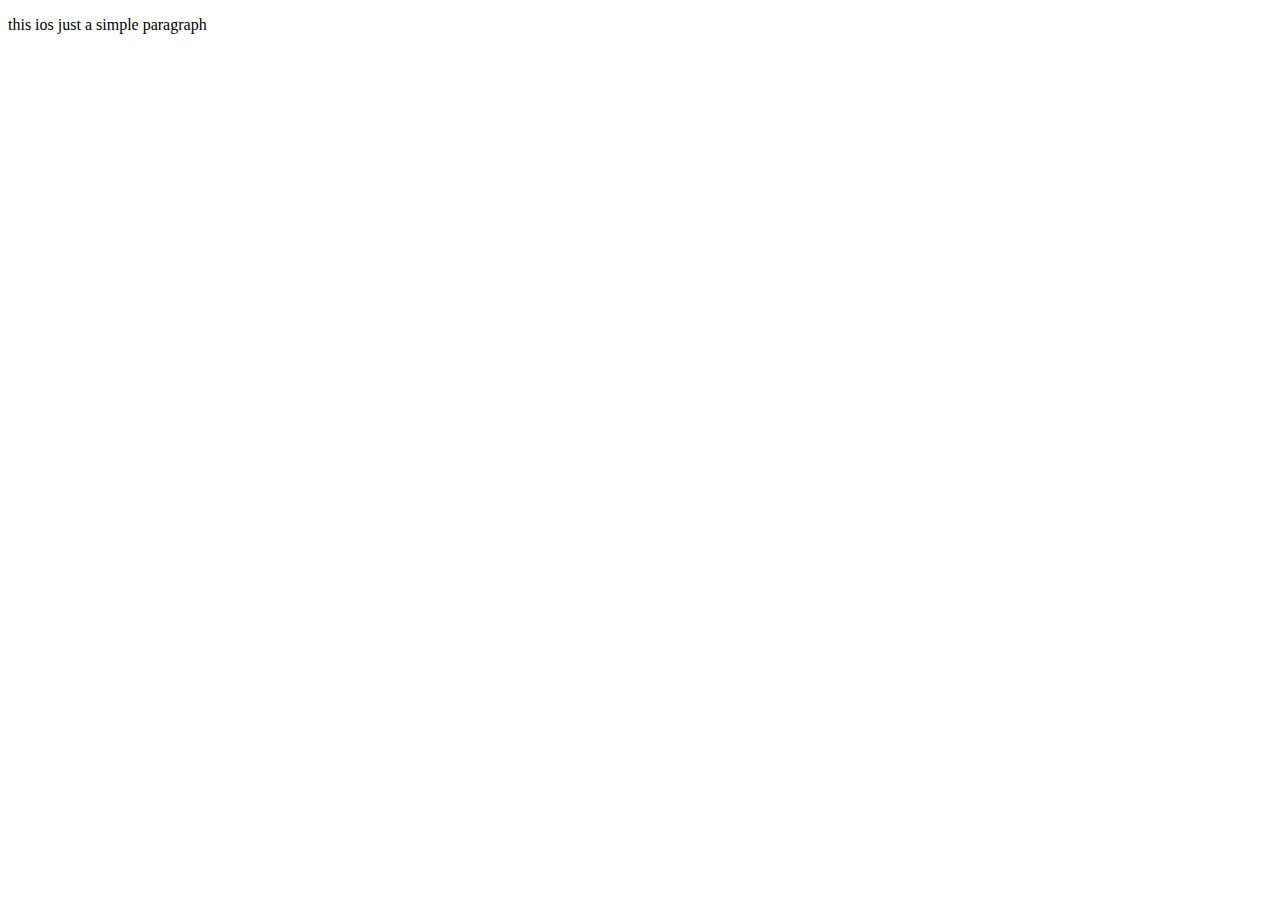
<file: index.html>
<!DOCTYPE html>
<html lang="en">
<head>
    <meta charset="UTF-8">
    <meta name="viewport" content="width=device-width, initial-scale=1.0">
    <title>Document</title>
</head>
<body>
    <p>
        this ios just a simple paragraph
    </p>
</body>
</html>
</file>
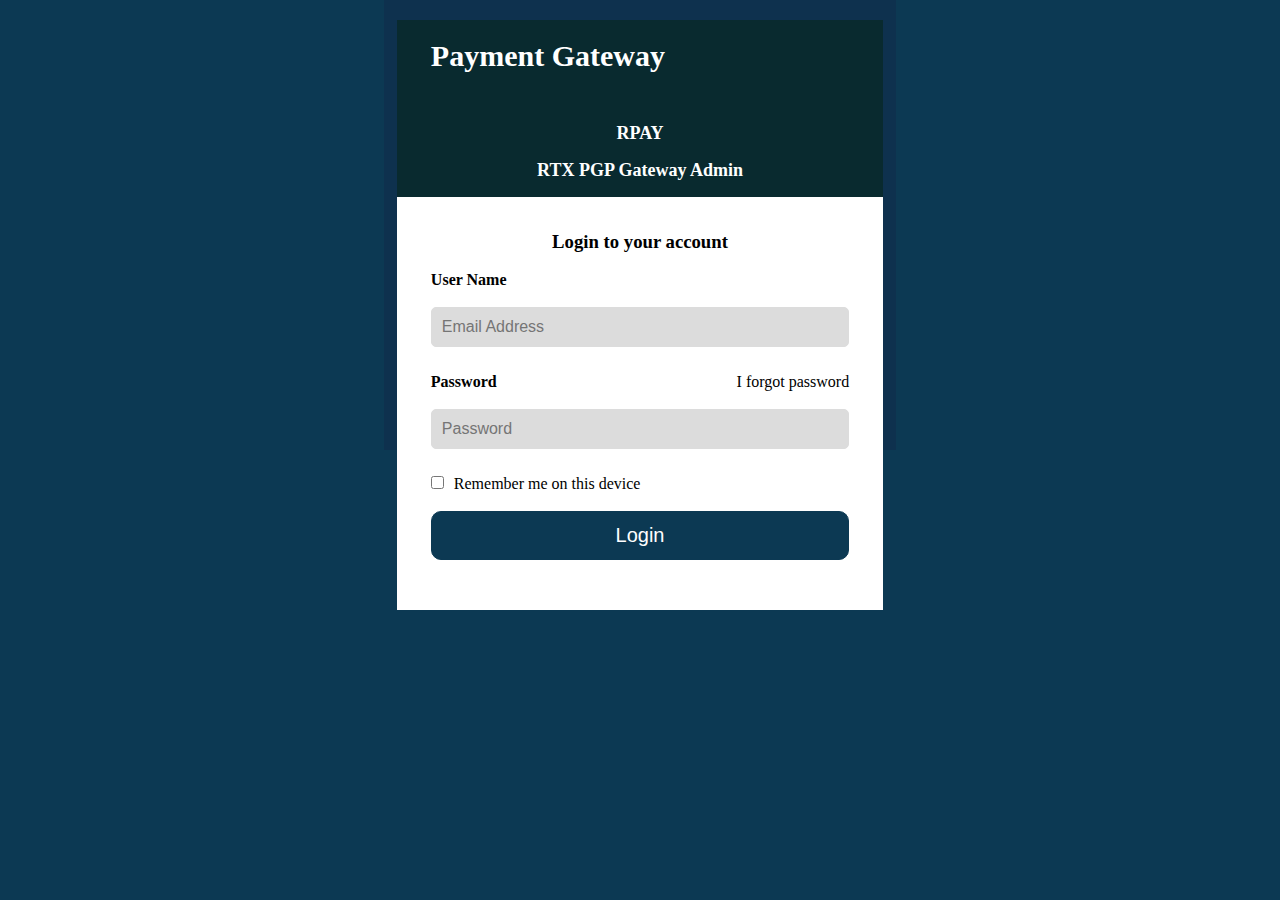
<file: Demo/index.html>
<!DOCTYPE html>
<html lang="en">
<head>
    <meta charset="UTF-8">
    <meta name="viewport" content="width=device-width, initial-scale=1.0">
    <title>Payment Gateway</title>
    <link rel="stylesheet" href="./css/style.css">
</head>
<body>
    <div class="container">
        <div class="form-content">
            <div class="form-header">
                <h1>Payment Gateway</h1>
                <i></i>
                <div class="info">
                    <h2 id="rpay">RPAY</h2>
                    <h2>RTX PGP Gateway Admin</h2>
                </div>
            </div>
            <div class="form-data">
                <form action="./pages/dashboard.html">
                    <center><h3>Login to your account</h3></center><br>
                    <p>
                        <label for="username">User Name</label><br><br>
                        <input type="text" class="input-box" id="username" name="username" placeholder="Email Address" autocomplete="off" onblur="reqInput()" required><br>
                    <p class="error" id="user-error"></p><br>
                    </p>
                    <p>
                        <label for="password">Password</label>
                        <a href="./pages/forgot.html" id="forgot">I forgot password</a><br><br>
                        <div class="password">
                            <input type="password" class="input-box" id="password" name="password" placeholder="Password" required>
                        </div>                        
                    </p>
                    <p class="error" id="pass-error"></p>
                    <br>
                    <input type="checkbox" name="remember" id="remember">Remember me on this device<br><br>
                    <input type="submit" id="submit-btn" value="Login" onclick="validInput()">
                </form>
            </div>
        </div>        
    </div>

    <script src="./js/script.js"></script>
</body>
</html>
</file>
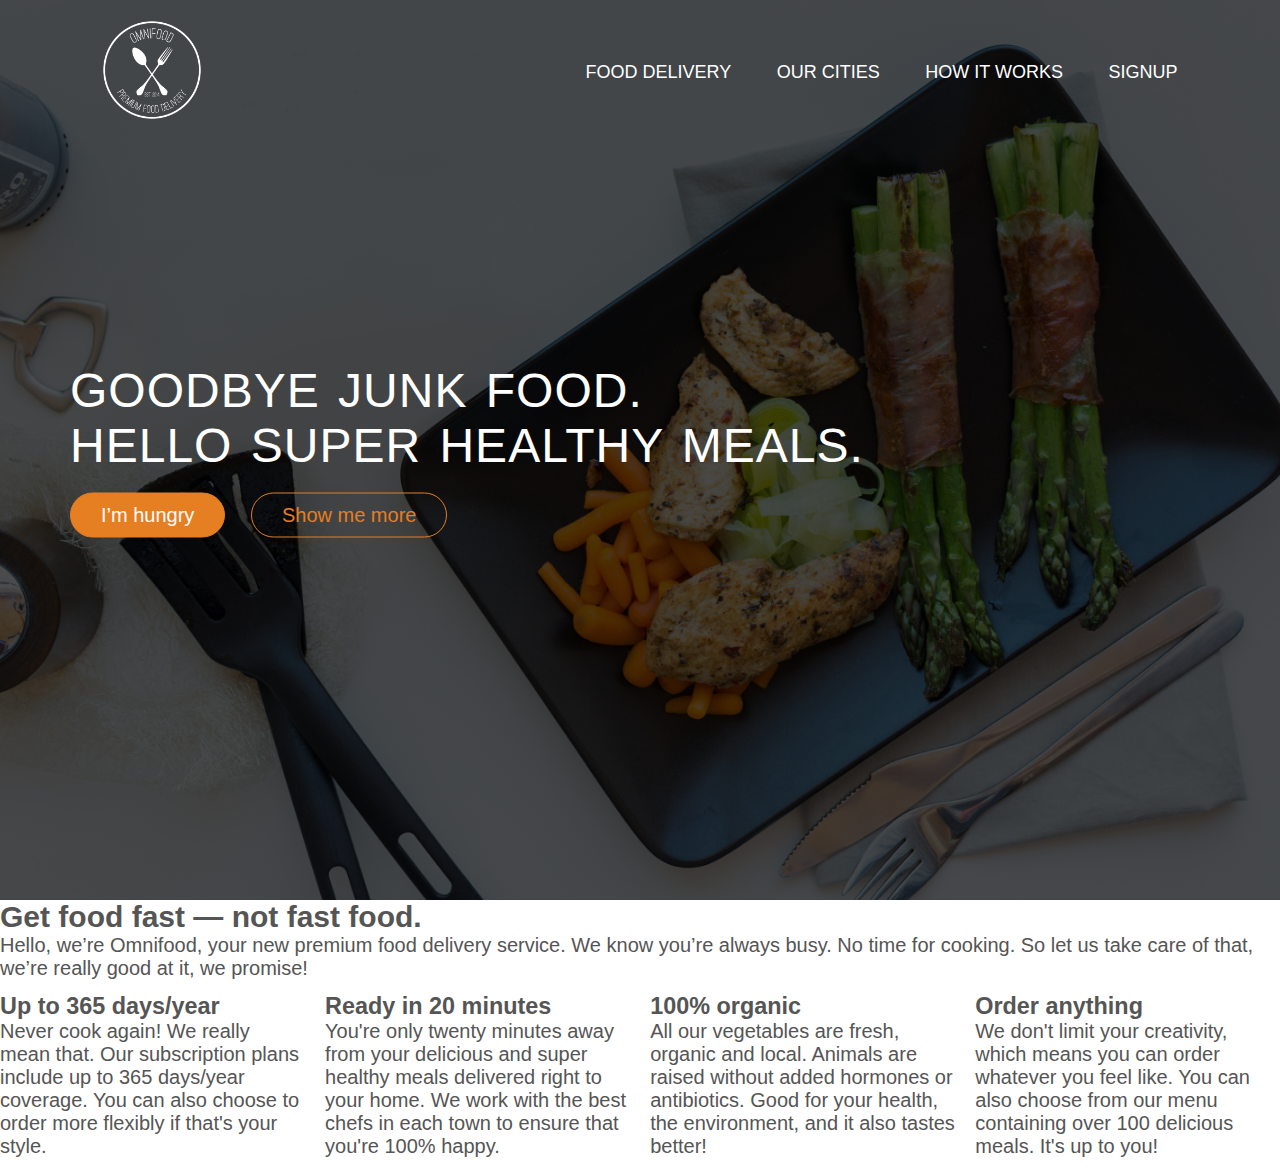
<file: Omnifood Practice/index.html>
<!DOCTYPE html>
<html lang="en">
<head>
    <meta charset="UTF-8">
    <meta name="viewport" content="width=device-width, initial-scale=1.0">
    <title>Omnifood</title>
    <link rel="stylesheet" href="css/style.css">
    <link rel="stylesheet" href="css/grid.css">
    <link rel="stylesheet" href="css/ionicons.min.css">
</head>
<body>
    <section id="header-hero">
        <header>
            <nav>
                <div class="row">
                    <img src="img/logo-white.png" alt="Omnifood logo" class="logo">
                    <ul class="main-nav">
                        <li><a href="#">Food delivery</a></li>
                        <li><a href="#">Our cities</a></li>
                        <li><a href="#">How it works</a></li>
                        <li><a href="#">Signup</a></li>
                    </ul>
                </div>
            </nav>
            <div class="hero-text-box">
                <h1>Goodbye junk food.<br>Hello super healthy meals.</h1>
                <a class="btn btn-full" href="#">I’m hungry</a>
                <a class="btn btn-ghost" href="#">Show me more</a>
            </div>
        </header>
    </section>

    <section class="section-features">
        <div class="row">
            <h2>Get food fast &mdash; not fast food.</h2>
            <p class="long-copy">
                Hello, we’re Omnifood, your new premium food delivery service. We know you’re always busy. No time for cooking. So let us take care of that, we’re really good at it, we promise!
            </p>
        </div>

        <div class="row">
            <div class="col span-1-of-4">
                <ion-icon name="heart-circle-outline"></ion-icon>
                <h3>Up to 365 days/year</h3>
                <p>
                    Never cook again! We really mean that. Our subscription plans include up to 365 days/year coverage. You can also choose to order more flexibly if that's your style.
                </p>
            </div>
            <div class="col span-1-of-4">
                <h3>Ready in 20 minutes</h3>
                <p>
                    You're only twenty minutes away from your delicious and super healthy meals delivered right to your home. We work with the best chefs in each town to ensure that you're 100% happy.
                </p>
            </div>
            <div class="col span-1-of-4">
                <h3>100% organic</h3>
                <p>
                    All our vegetables are fresh, organic and local. Animals are raised without added hormones or antibiotics. Good for your health, the environment, and it also tastes better!
                </p>
            </div>
            <div class="col span-1-of-4">
                <h3>Order anything</h3>
                <p>
                    We don't limit your creativity, which means you can order whatever you feel like. You can also choose from our menu containing over 100 delicious meals. It's up to you!
                </p>
            </div>
        </div>
    </section>
</body>
</html>
</file>
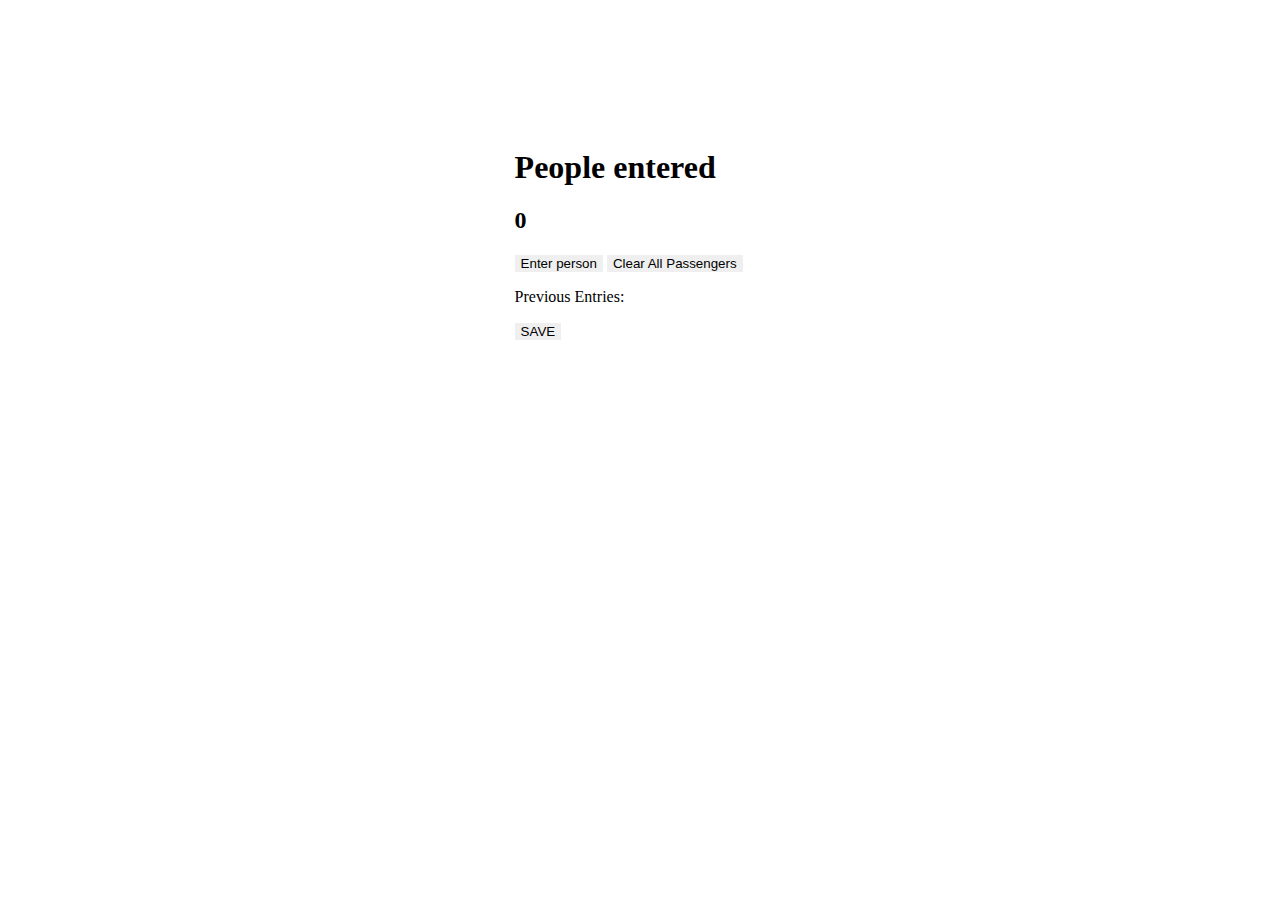
<file: passenger counter app/index.html>
<!DOCTYPE html>
<html lang="en">
<head>
    <meta charset="UTF-8">
    <meta name="viewport" content="width=device-width, initial-scale=1.0">
    <title>Passenger counter App</title>
    <link rel="stylesheet" href="style.css">
</head>
<body>
    <div class="container">
        <h1>People entered</h1>
        <h2 id="count-el">0</h2>
        <button id="increment-btn" onclick="increment()">Enter person</button>
        <button onclick="resetpeople()">Clear All Passengers</button>
        <p id="save-el">Previous Entries: </p>
        <button id="save-btn" onclick="save()">SAVE</button>
    </div>
    


    <script src="script.js"></script>
</body>
</html>
</file>
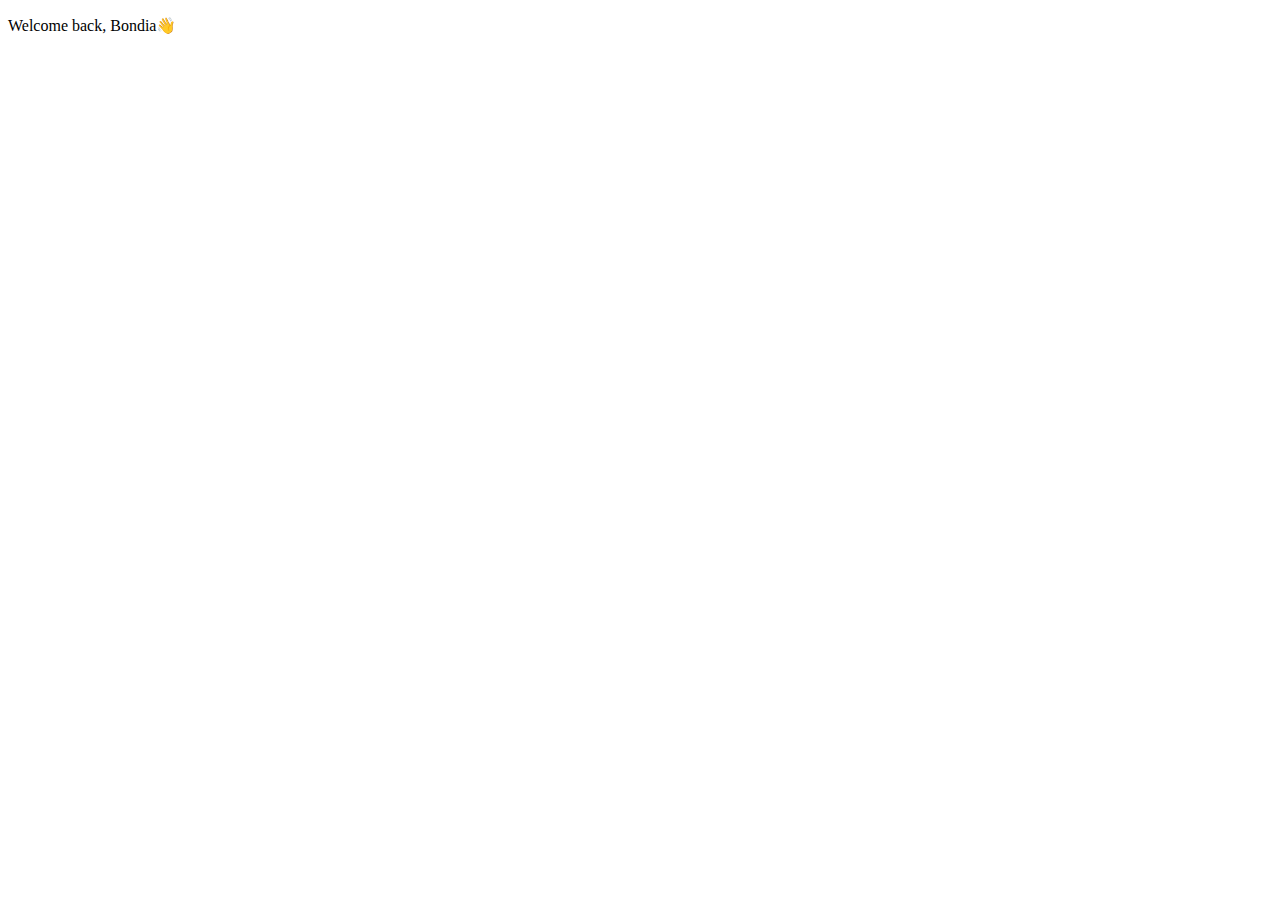
<file: welcometext/index.html>
<!DOCTYPE html>
<html lang="en">
<head>
    <meta charset="UTF-8">
    <meta name="viewport" content="width=device-width, initial-scale=1.0">
    <title>Greeting</title>
</head>
<body>
    <p id="welcome-el"></p>



    <script src="script.js"></script>
</body>
</html>
</file>
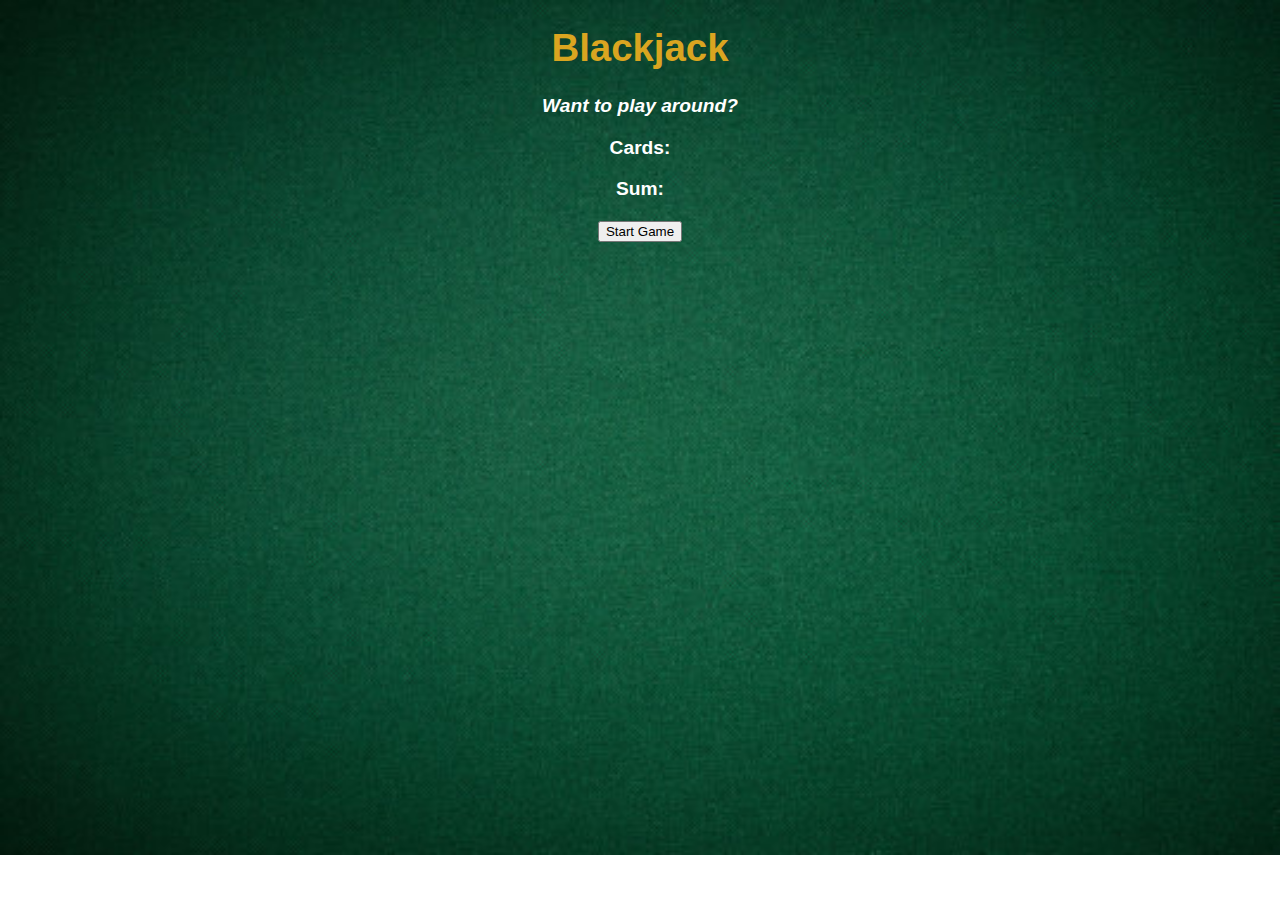
<file: misc prac/blackjack/index.html>
<!DOCTYPE html>
<html lang="en">
<head>
    <meta charset="UTF-8">
    <meta name="viewport" content="width=device-width, initial-scale=1.0">
    <title>Document</title>
    <link rel="stylesheet" href="style.css">
</head>
<body>
    <h1>Blackjack</h1>
    <p id="message-el">Want to play around?</p>
    <p>Cards: </p>
    <p>Sum: </p>
    <button onclick="startGame()">Start Game</button>

    <script src="script.js"></script>
</body>
</html>
</file>
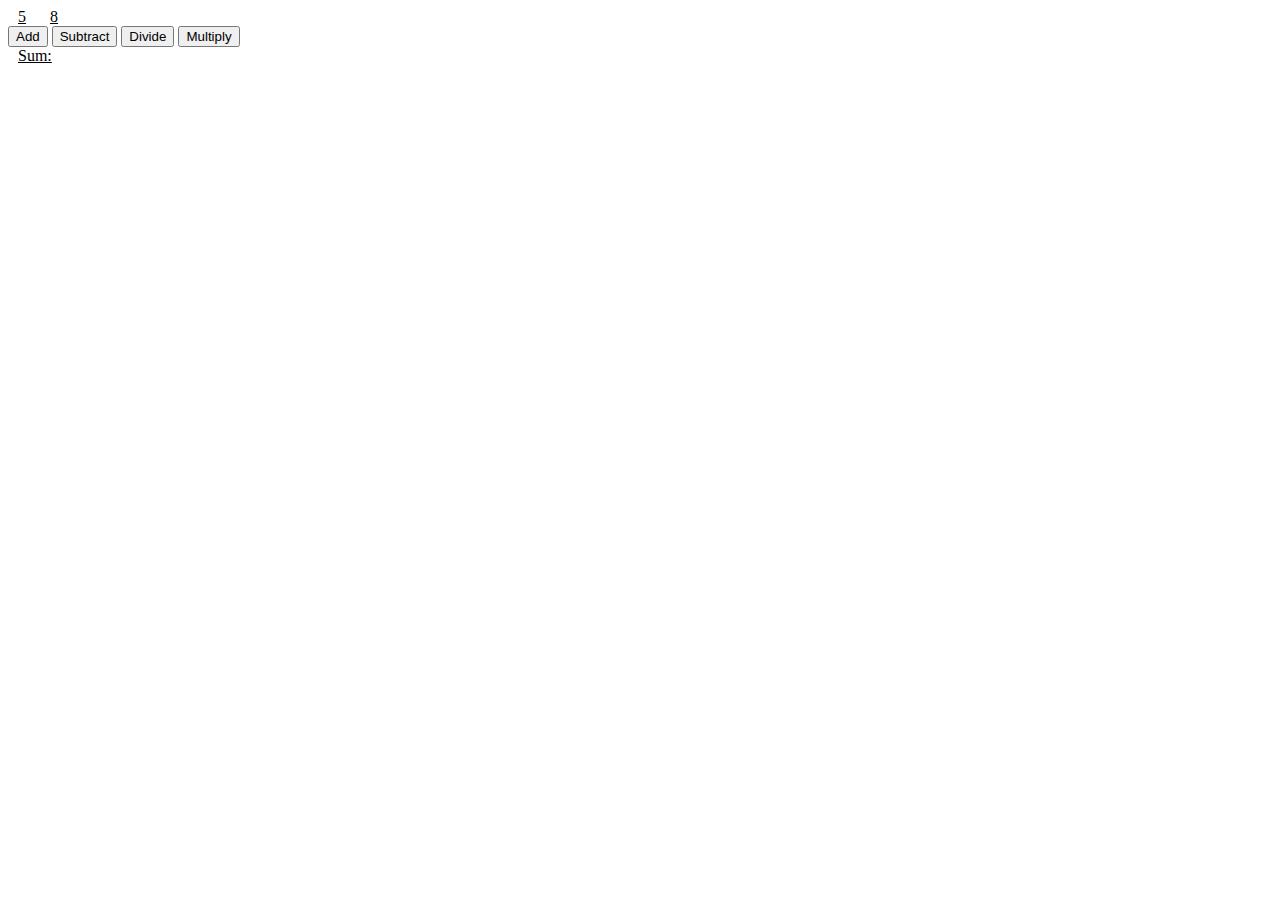
<file: misc prac/calu/index.html>
<!DOCTYPE html>
<html lang="en">
<head>
    <meta charset="UTF-8">
    <meta name="viewport" content="width=, initial-scale=1.0">
    <title>Document</title>
    <link rel="stylesheet" href="style.css">
</head>
<body>
   
  
    <span id="num1-el"></span>
    <span id="num2-el"></span>
    <br>
    <button onclick="add()">Add</button>
    <button onclick="sub()">Subtract</button>
    <button onclick="div()">Divide</button>
    <button onclick="mul()">Multiply</button>
    <br>
    <span id="sum">Sum: </span>

    <script src="script.js"></script>
</body>
</html>
</file>
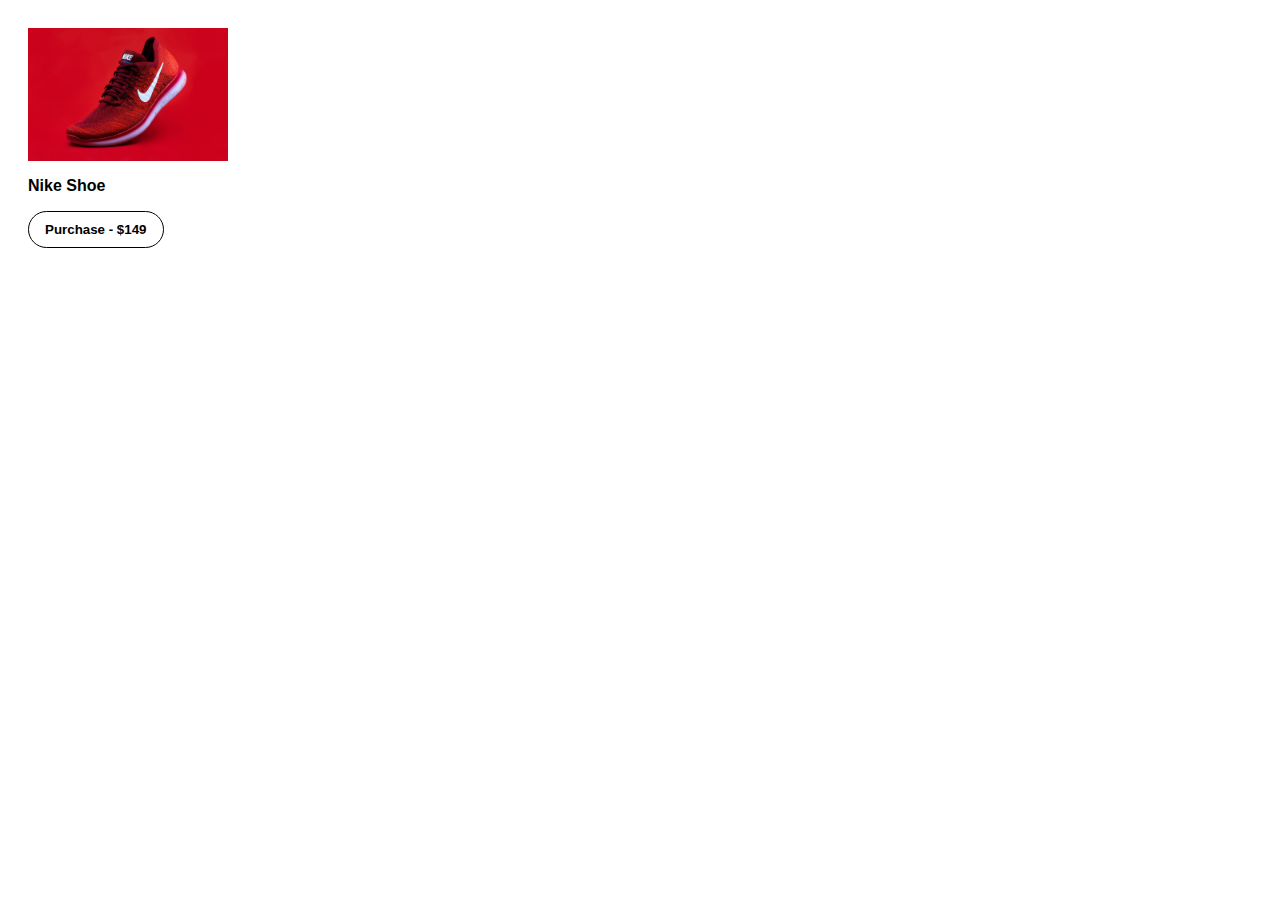
<file: misc prac/errors/index.html>
<!DOCTYPE html>
<html lang="en">
<head>
    <meta charset="UTF-8">
    <meta name="viewport" content="width=device-width, initial-scale=1.0">
    <title>Document</title>
    <link rel="stylesheet" href="stye.css">
</head>
<body>
    <img src="./../shoe.jpg" alt="">
    <p id="shoee">Nike Shoe</p>
    <button onclick="purchase()">Purchase - $149</button>
    <p id="error"></p>
    
    <script src="script.js"></script>
</body>
</html>
</file>
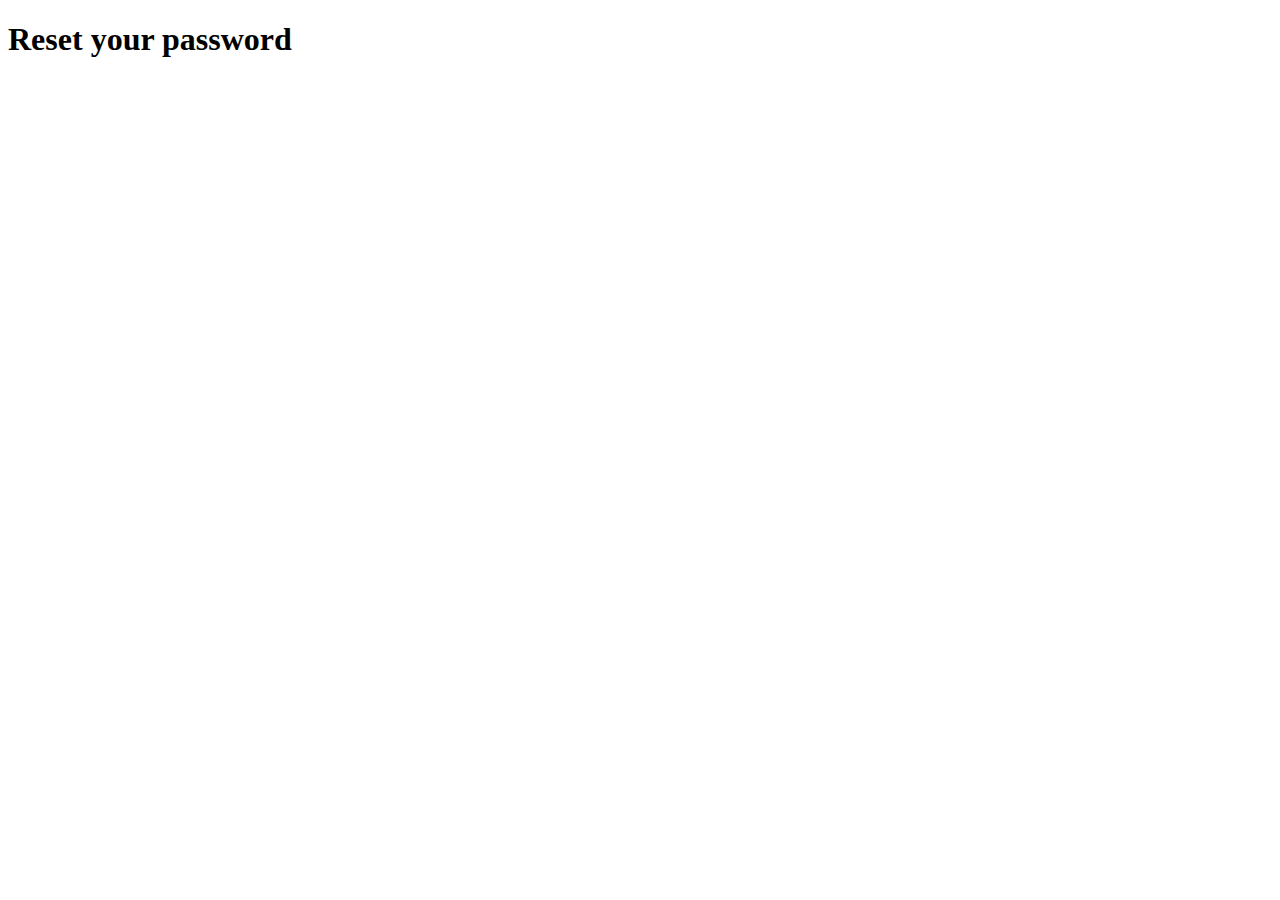
<file: Demo/pages/forgot.html>
<!DOCTYPE html>
<html lang="en">
<head>
    <meta charset="UTF-8">
    <meta name="viewport" content="width=device-width, initial-scale=1.0">
    <title>Recover Password</title>
</head>
<body>
    <h1>Reset your password</h1>
</body>
</html>
</file>
<file: Demo/css/style.css>
* {
    margin: 0;
    padding: 0;
    box-sizing: border-box;
}

body {
    background-color: #0c3953;
}

.container {
    height: 450px;
    position: relative;
    width: auto;
    margin: 0 30%;
    background-color: rgb(14, 49, 78);
}

.form-content {
    height: 590px;
    width: 95%;
    position: absolute;
    margin: 20px 2.5%;
    background-color: aliceblue;
}

.form-header {
    height: 30%;
    background-color: hsl(189, 69%, 11%);
    font-size: 12px;
    color: #fff;
    padding: 4% 7% 0 7%;
}

.form-data {
    height: 70%;
    background-color: #fff;
    padding: 7%;
}

#forgot {
    float: right;
    text-decoration: none;
    color: #000;
}

#remember {
    margin-right: 10px;
}

input[type=text], input[type=password], select {
    color: #000;
    outline: none;
}

input[type=submit] {
    width: 100%;
    background-color: #0c3953;
    text-align: center;
    color: #fff;
    padding: 12px;
    border: 1px solid #0c3953;
    border-radius: 10px;
    font-size: 20px;
}

label {
    font-weight: bold;
}

.input-box {
    padding: 10px;
    width: 100%;
    background-color: gainsboro;
    border: 1px solid gainsboro;
    border-radius: 5px;
    color: hwb(0 58% 41%);
    font-size: medium;
    margin-bottom: 8px;
}

.error {
    color: red;
}

h1 {
    font-size: 30px;
}

.info {
    margin-top: 50px;
    text-align: center;
}

#rpay {
    margin-bottom: 16px;
}
</file>
<file: Omnifood Practice/css/style.css>
* {
    margin: 0;
    padding: 0;
    box-sizing: border-box;
}

html {
    background-color: #fff;
    color: #555;
    font-family: 'Arial', sans-serif;
    font-weight: 300;
    font-size: 20px;
    text-rendering: optimizeLegibility;
}

header {
    background-image:linear-gradient(rgba(0,0,0,0.7), rgba(0,0,0,0.7)) ,url("../img/hero.jpg");
    background-size: cover;
    background-position: center;
    height: 100vh;
}

.hero-text-box {
    position: absolute;
    width: 1140px;
    top: 50%;
    left: 50%;
    transform: translate(-50%, -50%);
}

h1 {
    margin: 0;
    margin-bottom: 20px;
    color: #fff;
    font-size: 240%;
    font-weight: 300;
    text-transform: uppercase;
    letter-spacing: 1px;
    word-spacing: 4px;
}

.btn {
    display: inline-block;
    padding: 10px 30px;
    font-weight: 300;
    border-radius: 200px;
    color: #fff;
}

a {
    text-decoration: none;
}

.btn-full {
    background-color: #e67e22;
}

.btn-ghost {
    border: 1px solid #e67e22;
    color: #e67e22;
}

.btn:link,
.btn:visited {
    display: inline-block;
    padding: 10px 30px;
    font-weight: 300;
    text-decoration: none;
    border-radius: 200px;
    transition: background-color 0.2s, border 0.2s, color 0.2s;
}

.btn:hover,
.btn:active {
    background-color: #bf6516;
}

.btn-full:link,
.btn-full:visited {
    background-color: #e67e22;
    border: 1px solid #e67e22;
    color: #fff;
    margin-right: 20px;
}

.btn-ghost:link,
.btn-ghost:visited {
    border: 1px solid #e67e22;
    color: #e67e22;
}

.btn-full:hover,
.btn-full:active {
    background-color: #bf6516;
}

.btn-ghost:hover,
.btn-ghost:active {
    background-color: #bf6516;
    color: #fff;
}

.logo {
    height: 100px;
    width: auto;
    float: left;
    margin-left: 8%;
    margin-top: 20px;
}

.main-nav {
    float: right;
    list-style: none;
    margin-top: 60px;
    margin-right: 8%;
}

.main-nav li {
    display: inline-block;
    margin-left: 40px;
}

.main-nav li a:link,
.main-nav li a:visited {
    padding: 8px 0;
    color: #fff;
    text-transform: uppercase;
    font-size: 90%;
}

.main-nav li a:hover,
.main-nav li a:active {
    border-bottom: 2px solid #e67e22;
    transition: border-bottom 0.2s;
}
</file>
<file: Omnifood Practice/css/grid.css>
/*  SECTIONS  ============================================================================= */

.section {
	clear: both;
	padding: 0px;
	margin: 0px;
}

/*  GROUPING  ============================================================================= */

.row {
    zoom: 1; /* For IE 6/7 (trigger hasLayout) */
}

.row:before,
.row:after {
    content:"";
    display:table;
}
.row:after {
    clear:both;
}

/*  GRID COLUMN SETUP   ==================================================================== */

.col {
	display: block;
	float:left;
	margin: 1% 0 1% 1.6%;
}

.col:first-child { margin-left: 0; } /* all browsers except IE6 and lower */


/*  REMOVE MARGINS AS ALL GO FULL WIDTH AT 480 PIXELS */

@media only screen and (max-width: 480px) {
	.col { 
		/*margin: 1% 0 1% 0%;*/
        margin: 0;
	}
}


/*  GRID OF TWO   ============================================================================= */


.span-2-of-2 {
	width: 100%;
}

.span-1-of-2 {
	width: 49.2%;
}

/*  GO FULL WIDTH AT LESS THAN 480 PIXELS */

@media only screen and (max-width: 480px) {
	.span-2-of-2 {
		width: 100%; 
	}
	.span-1-of-2 {
		width: 100%; 
	}
}


/*  GRID OF THREE   ============================================================================= */

	
.span-3-of-3 {
	width: 100%; 
}

.span-2-of-3 {
	width: 66.13%; 
}

.span-1-of-3 {
	width: 32.26%; 
}


/*  GO FULL WIDTH AT LESS THAN 480 PIXELS */

@media only screen and (max-width: 480px) {
	.span-3-of-3 {
		width: 100%; 
	}
	.span-2-of-3 {
		width: 100%; 
	}
	.span-1-of-3 {
		width: 100%;
	}
}

/*  GRID OF FOUR   ============================================================================= */

	
.span-4-of-4 {
	width: 100%; 
}

.span-3-of-4 {
	width: 74.6%; 
}

.span-2-of-4 {
	width: 49.2%; 
}

.span-1-of-4 {
	width: 23.8%; 
}


/*  GO FULL WIDTH AT LESS THAN 480 PIXELS */

@media only screen and (max-width: 480px) {
	.span-4-of-4 {
		width: 100%; 
	}
	.span-3-of-4 {
		width: 100%; 
	}
	.span-2-of-4 {
		width: 100%; 
	}
	.span-1-of-4 {
		width: 100%; 
	}
}


/*  GRID OF FIVE   ============================================================================= */

	
.span-5-of-5 {
	width: 100%;
}

.span-4-of-5 {
  	width: 79.68%; 
}

.span-3-of-5 {
  	width: 59.36%; 
}

.span-2-of-5 {
  	width: 39.04%;
}

.span-1-of-5 {
  	width: 18.72%;
}


/*  GO FULL WIDTH AT LESS THAN 480 PIXELS */

@media only screen and (max-width: 480px) {
	.span-5-of-5 {
		width: 100%; 
	}
	.span-4-of-5 {
		width: 100%; 
	}
	.span-3-of-5 {
		width: 100%; 
	}
	.span-2-of-5 {
		width: 100%; 
	}
	.span-1-of-5 {
		width: 100%; 
	}
}


/*  GRID OF SIX   ============================================================================= */


.span-6-of-6 {
	width: 100%;
}

.span-5-of-6 {
  	width: 83.06%;
}

.span-4-of-6 {
  	width: 66.13%;
}

.span-3-of-6 {
  	width: 49.2%;
}

.span-2-of-6 {
  	width: 32.26%;
}

.span-1-of-6 {
  	width: 15.33%;
}


/*  GO FULL WIDTH AT LESS THAN 480 PIXELS */

@media only screen and (max-width: 480px) {
	.span-6-of-6 {
		width: 100%; 
	}
	.span-5-of-6 {
		width: 100%; 
	}
	.span-4-of-6 {
		width: 100%; 
	}
	.span-3-of-6 {
		width: 100%; 
	}
	.span-2-of-6 {
		width: 100%; 
	}
	.span-1-of-6 {
		width: 100%; 
	}
}



/*  GRID OF SEVEN   ============================================================================= */


.span-7-of-7 {
	width: 100%;
}

.span-6-of-7 {
	width: 85.48%;
}

.span-5-of-7 {
  	width: 70.97%;
}

.span-4-of-7 {
  	width: 56.45%;
}

.span-3-of-7 {
  	width: 41.94%;
}

.span-2-of-7 {
  	width: 27.42%;
}

.span-1-of-7 {
  	width: 12.91%;
}


/*  GO FULL WIDTH AT LESS THAN 480 PIXELS */

@media only screen and (max-width: 480px) {
	.span-7-of-7 {
		width: 100%; 
	}
	.span-6-of-7 {
		width: 100%; 
	}
	.span-5-of-7 {
		width: 100%; 
	}
	.span-4-of-7 {
		width: 100%; 
	}
	.span-3-of-7 {
		width: 100%; 
	}
	.span-2-of-7 {
		width: 100%; 
	}
	.span-1-of-7 {
		width: 100%; 
	}
}


/*  GRID OF EIGHT   ============================================================================= */

	
.span-8-of-8 {
	width: 100%;
}

.span-7-of-8 {
	width: 87.3%; 
}

.span-6-of-8 {
	width: 74.6%; 
}

.span-5-of-8 {
	width: 61.9%; 
}

.span-4-of-8 {
	width: 49.2%; 
}

.span-3-of-8 {
	width: 36.5%;
}

.span-2-of-8 {
	width: 23.8%; 
}

.span-1-of-8 {
	width: 11.1%; 
}


/*  GO FULL WIDTH AT LESS THAN 480 PIXELS */

@media only screen and (max-width: 480px) {
	.span-8-of-8 {
		width: 100%; 
	}
	.span-7-of-8 {
		width: 100%; 
	}
	.span-6-of-8 {
		width: 100%; 
	}
	.span-5-of-8 {
		width: 100%; 
	}
	.span-4-of-8 {
		width: 100%; 
	}
	.span-3-of-8 {
		width: 100%; 
	}
	.span-2-of-8 {
		width: 100%; 
	}
	.span-1-of-8 {
		width: 100%; 
	}
}


/*  GRID OF NINE   ============================================================================= */


.span-9-of-9 {
	width: 100%;
}

.span-8-of-9 {
	width: 88.71%;
}

.span-7-of-9 {
	width: 77.42%; 
}

.span-6-of-9 {
	width: 66.13%; 
}

.span-5-of-9 {
	width: 54.84%; 
}

.span-4-of-9 {
	width: 43.55%; 
}

.span-3-of-9 {
	width: 32.26%;
}

.span-2-of-9 {
	width: 20.97%; 
}

.span-1-of-9 {
	width: 9.68%; 
}


/*  GO FULL WIDTH AT LESS THAN 480 PIXELS */

@media only screen and (max-width: 480px) {
	.span-9-of-9 {
		width: 100%; 
	}
	.span-8-of-9 {
		width: 100%; 
	}
	.span-7-of-9 {
		width: 100%; 
	}
	.span-6-of-9 {
		width: 100%; 
	}
	.span-5-of-9 {
		width: 100%; 
	}
	.span-4-of-9 {
		width: 100%; 
	}
	.span-3-of-9 {
		width: 100%; 
	}
	.span-2-of-9 {
		width: 100%; 
	}
	.span-1-of-9 {
		width: 100%; 
	}
}


/*  GRID OF TEN   ============================================================================= */


.span-10-of-10 {
	width: 100%;
}

.span-9-of-10 {
	width: 89.84%;
}

.span-8-of-10 {
	width: 79.68%;
}

.span-7-of-10 {
	width: 69.52%; 
}

.span-6-of-10 {
	width: 59.36%; 
}

.span-5-of-10 {
	width: 49.2%; 
}

.span-4-of-10 {
	width: 39.04%; 
}

.span-3-of-10 {
	width: 28.88%;
}

.span-2-of-10 {
	width: 18.72%; 
}

.span-1-of-10 {
	width: 8.56%; 
}


/*  GO FULL WIDTH AT LESS THAN 480 PIXELS */

@media only screen and (max-width: 480px) {
	.span-10-of-10 {
		width: 100%; 
	}
	.span-9-of-10 {
		width: 100%; 
	}
	.span-8-of-10 {
		width: 100%; 
	}
	.span-7-of-10 {
		width: 100%; 
	}
	.span-6-of-10 {
		width: 100%; 
	}
	.span-5-of-10 {
		width: 100%; 
	}
	.span-4-of-10 {
		width: 100%; 
	}
	.span-3-of-10 {
		width: 100%; 
	}
	.span-2-of-10 {
		width: 100%; 
	}
	.span-1-of-10 {
		width: 100%; 
	}
}


/*  GRID OF ELEVEN   ============================================================================= */

.span-11-of-11 {
	width: 100%;
}

.span-10-of-11 {
	width: 90.76%;
}

.span-9-of-11 {
	width: 81.52%;
}

.span-8-of-11 {
	width: 72.29%;
}

.span-7-of-11 {
	width: 63.05%; 
}

.span-6-of-11 {
	width: 53.81%; 
}

.span-5-of-11 {
	width: 44.58%; 
}

.span-4-of-11 {
	width: 35.34%; 
}

.span-3-of-11 {
	width: 26.1%;
}

.span-2-of-11 {
	width: 16.87%; 
}

.span-1-of-11 {
	width: 7.63%; 
}


/*  GO FULL WIDTH AT LESS THAN 480 PIXELS */

@media only screen and (max-width: 480px) {
	.span-11-of-11 {
		width: 100%; 
	}
	.span-10-of-11 {
		width: 100%; 
	}
	.span-9-of-11 {
		width: 100%; 
	}
	.span-8-of-11 {
		width: 100%; 
	}
	.span-7-of-11 {
		width: 100%; 
	}
	.span-6-of-11 {
		width: 100%; 
	}
	.span-5-of-11 {
		width: 100%; 
	}
	.span-4-of-11 {
		width: 100%; 
	}
	.span-3-of-11 {
		width: 100%; 
	}
	.span-2-of-11 {
		width: 100%; 
	}
	.span-1-of-11 {
		width: 100%; 
	}
}


/*  GRID OF TWELVE   ============================================================================= */

.span-12-of-12 {
	width: 100%;
}

.span-11-of-12 {
	width: 91.53%;
}

.span-10-of-12 {
	width: 83.06%;
}

.span-9-of-12 {
	width: 74.6%;
}

.span-8-of-12 {
	width: 66.13%;
}

.span-7-of-12 {
	width: 57.66%; 
}

.span-6-of-12 {
	width: 49.2%; 
}

.span-5-of-12 {
	width: 40.73%; 
}

.span-4-of-12 {
	width: 32.26%; 
}

.span-3-of-12 {
	width: 23.8%;
}

.span-2-of-12 {
	width: 15.33%; 
}

.span-1-of-12 {
	width: 6.86%; 
}


/*  GO FULL WIDTH AT LESS THAN 480 PIXELS */

@media only screen and (max-width: 480px) {
	.span-12-of-12 {
		width: 100%; 
	}
	.span-11-of-12 {
		width: 100%; 
	}
	.span-10-of-12 {
		width: 100%; 
	}
	.span-9-of-12 {
		width: 100%; 
	}
	.span-8-of-12 {
		width: 100%; 
	}
	.span-7-of-12 {
		width: 100%; 
	}
	.span-6-of-12 {
		width: 100%; 
	}
	.span-5-of-12 {
		width: 100%; 
	}
	.span-4-of-12 {
		width: 100%; 
	}
	.span-3-of-12 {
		width: 100%; 
	}
	.span-2-of-12 {
		width: 100%; 
	}
	.span-1-of-12 {
		width: 100%; 
	}
}
</file>
<file: passenger counter app/style.css>
* {
    border: 0;
    box-sizing: border-box;
}

.container {
    border: 1px solid white;
    border-radius: 10px;
    margin: 10% 40%;
}
</file>
<file: misc prac/blackjack/style.css>
body {
    font-family: 'Trebuchet MS', 'Lucida Sans Unicode', 'Lucida Grande', 'Lucida Sans', Arial, sans-serif;
    font-size: larger;
    background-image: url("table.jpg");
    background-repeat: no-repeat;
    background-size: cover;
    color: #fff;
    text-align: center;
    font-weight: bold;
}

h1 {
    color: goldenrod;
}

#message-el {
    font-style: italic;
}
</file>
<file: misc prac/calu/style.css>
span {
    text-decoration: underline;
    padding: 10px 10px;
}
</file>
<file: misc prac/errors/stye.css>
body {
    padding: 20px;
    font-family: Arial, Helvetica, sans-serif;
    
}

img {
    width: 200px;
    display: block;
}

p#shoee {
    font-weight: bold;
    
}

#error {
    color: red;
}

button {
    background-color: #fff;
    border: 1px solid #000;
    color: #000;
    padding: 10px 16px;
    cursor: pointer;
    border-radius: 20px;
    font-weight: bold;
}
</file>
